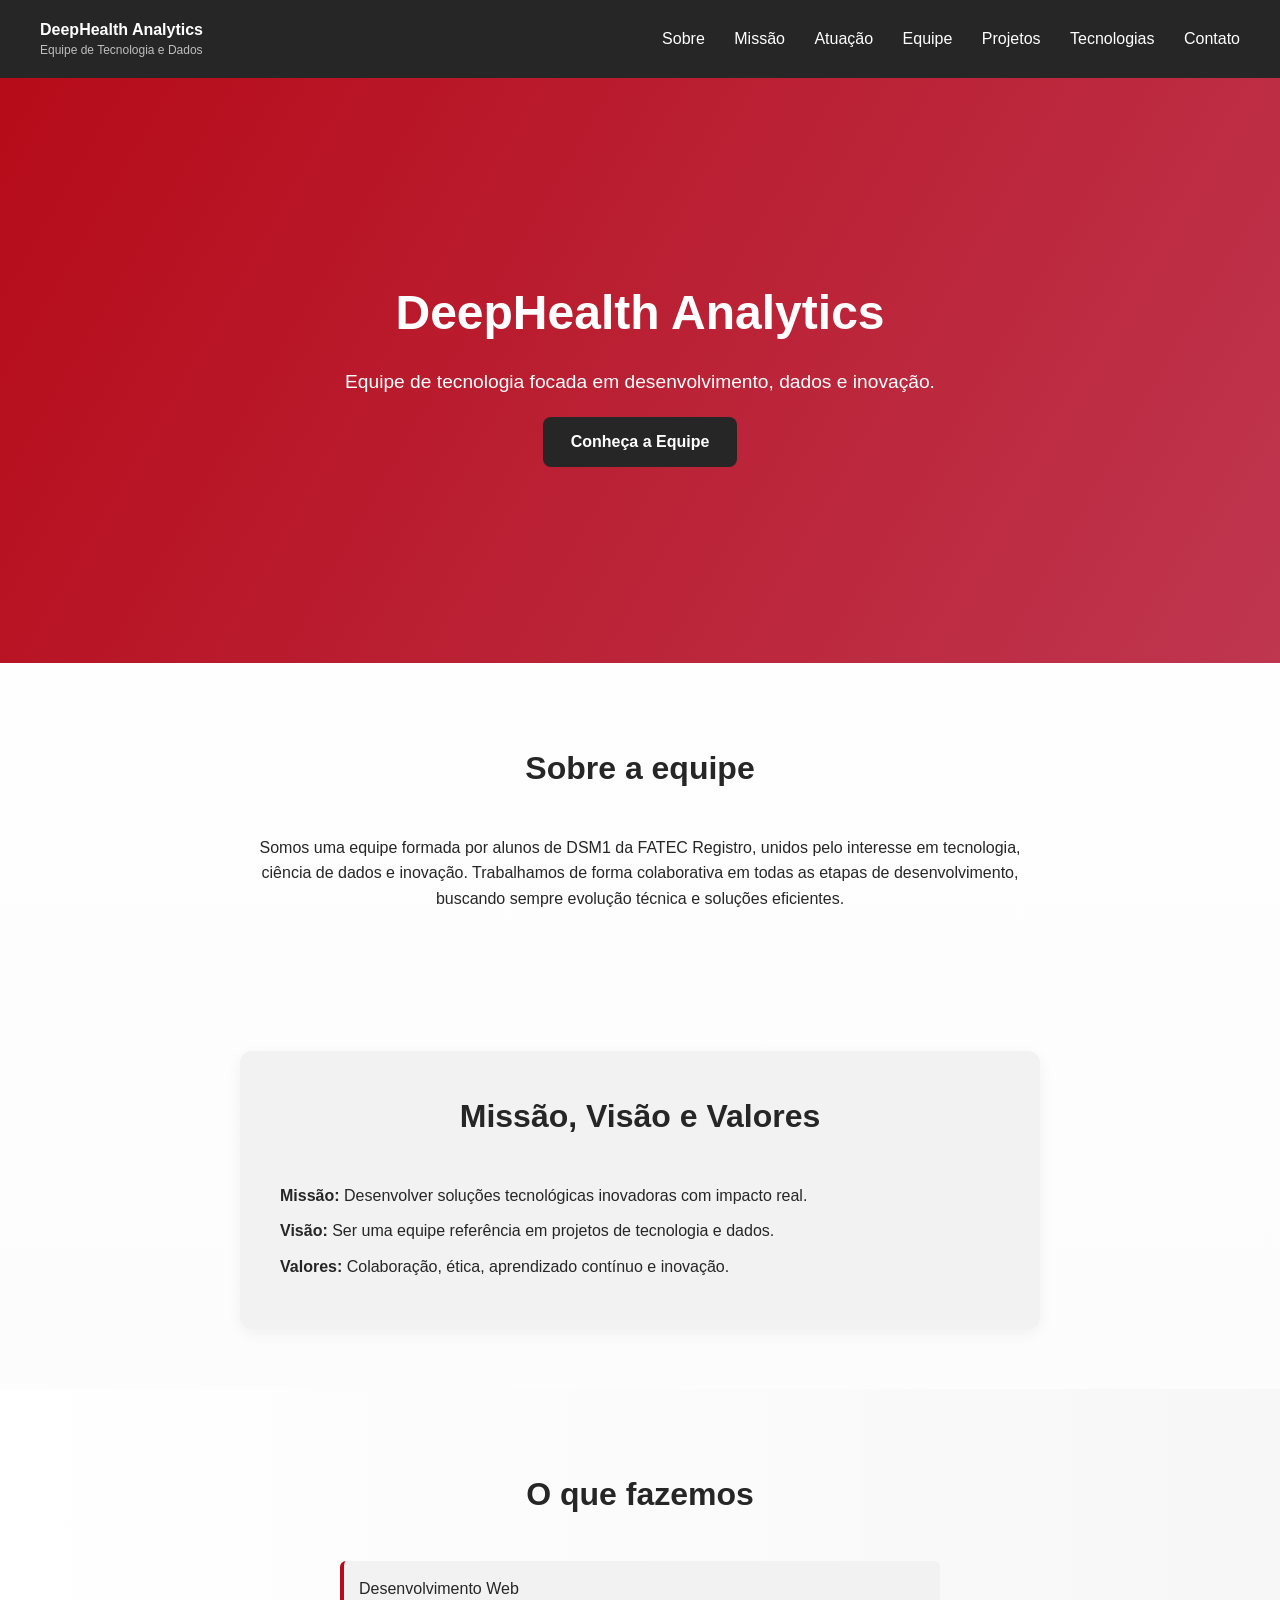
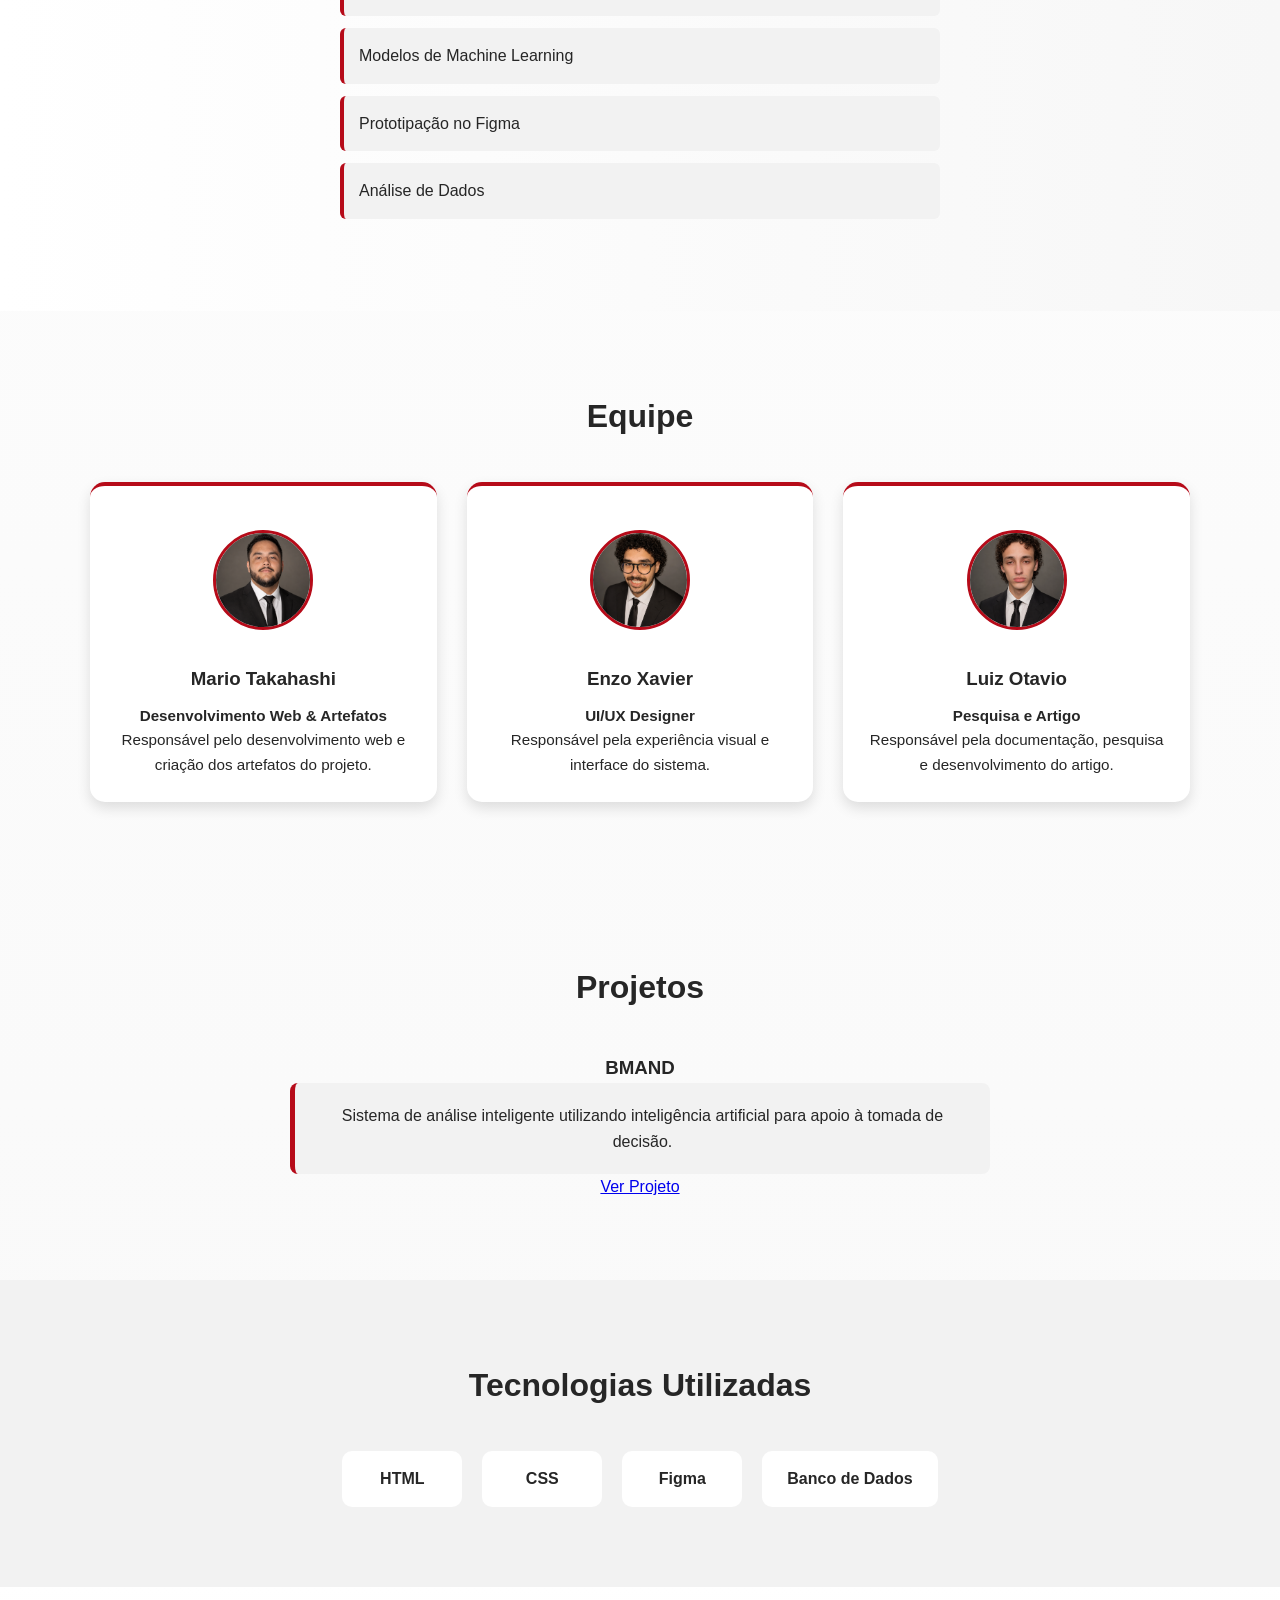
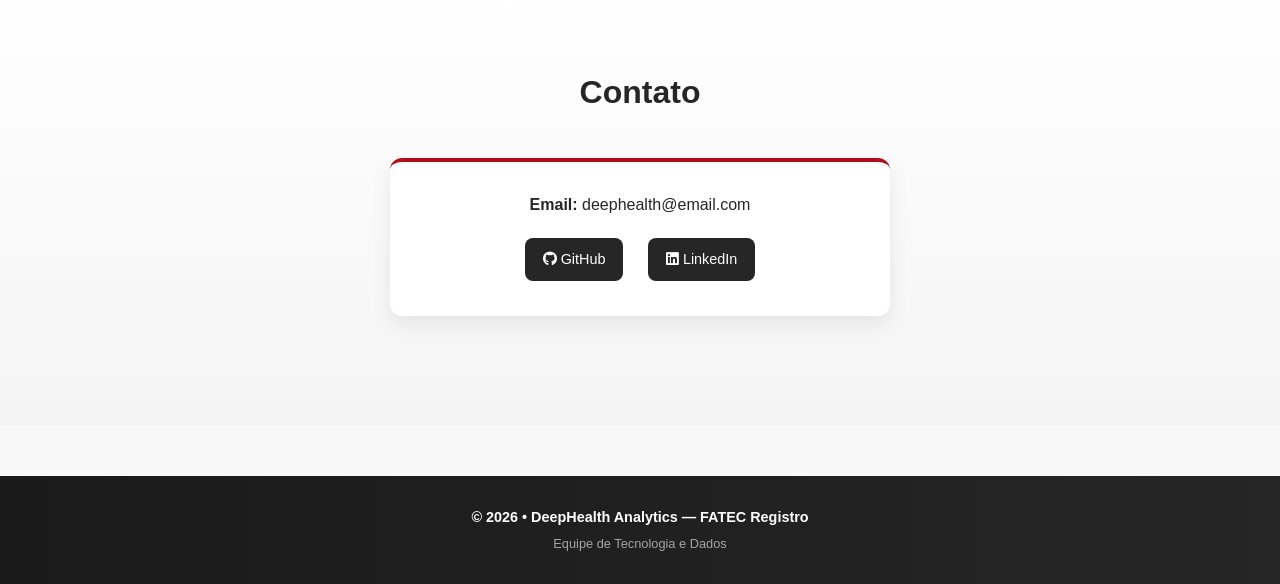
<file: index.html>
<!DOCTYPE html>
<html lang="pt-br">

<head>
    <meta charset="UTF-8">
    <meta name="viewport" content="width=device-width, initial-scale=1.0">
    <title>DeepHealth Analytics</title>
    <link rel="stylesheet" href="src/style.css">
    <link rel="shortcut icon" href="src/favicon-32x32.png" type="image/x-icon">
    <link rel="stylesheet" href="https://cdnjs.cloudflare.com/ajax/libs/font-awesome/6.5.0/css/all.min.css">
</head>

<body>

    <header>
        <div>
            <strong>DeepHealth Analytics</strong><br>
            <small>Equipe de Tecnologia e Dados</small>
        </div>

        <nav>
            <a href="#sobre">Sobre</a>
            <a href="#missao">Missão</a>
            <a href="#atuacao">Atuação</a>
            <a href="#equipe">Equipe</a>
            <a href="#projetos">Projetos</a>
            <a href="#tecnologias">Tecnologias</a>
            <a href="#contato">Contato</a>
        </nav>
    </header>

    <main>

        <section class="hero">
            <div>
                <h1>DeepHealth Analytics</h1>
                <p>
                    Equipe de tecnologia focada em desenvolvimento,
                    dados e inovação.
                </p>
                <a href="#sobre" class="btn">Conheça a Equipe</a>
            </div>
        </section>
        <section id="sobre" class="sobre">
            <h2>Sobre a equipe</h2>
            <p>
                Somos uma equipe formada por alunos de DSM1 da FATEC Registro,
                unidos pelo interesse em tecnologia, ciência de dados e inovação.
                Trabalhamos de forma colaborativa em todas as etapas de desenvolvimento,
                buscando sempre evolução técnica e soluções eficientes.
            </p>
        </section>

        <section id="missao">
            <h2>Missão, Visão e Valores</h2>

            <p><strong>Missão:</strong> Desenvolver soluções tecnológicas inovadoras com impacto real.</p>

            <p><strong>Visão:</strong> Ser uma equipe referência em projetos de tecnologia e dados.</p>

            <p><strong>Valores:</strong> Colaboração, ética, aprendizado contínuo e inovação.</p>
        </section>

        <section id="atuacao">
            <h2>O que fazemos</h2>
            <ul>
                <li>Desenvolvimento Web</li>
                <li>Modelos de Machine Learning</li>
                <li>Prototipação no Figma</li>
                <li>Análise de Dados</li>
            </ul>
        </section>
        <section id="equipe">
            <h2>Equipe</h2>

            <div class="cards">

                <div class="card">
                    <img src="equipe/assets/imgs/Mario.png" alt="Foto de Mario Takahashi">
                    <h3>Mario Takahashi</h3>
                    <p><strong>Desenvolvimento Web & Artefatos</strong><br>
                        Responsável pelo desenvolvimento web e criação dos artefatos do projeto.</p>
                </div>

                <div class="card">
                    <img src="equipe/assets/imgs/Enzo.png" alt="Foto de Davi Xavier">
                    <h3>Enzo Xavier</h3>
                    <p><strong>UI/UX Designer</strong><br>
                        Responsável pela experiência visual e interface do sistema.</p>
                </div>

                <div class="card">
                    <img src="equipe/assets/imgs/Luiz.png" alt="Foto de Luiz Otavio">
                    <h3>Luiz Otavio</h3>
                    <p><strong>Pesquisa e Artigo</strong><br>
                        Responsável pela documentação, pesquisa e desenvolvimento do artigo.</p>
                </div>

            </div>
        </section>

        <section id="projetos">
            <h2>Projetos</h2>

            <div class="projeto-card">
                <h3>BMAND</h3>
                <p>
                    Sistema de análise inteligente utilizando inteligência artificial
                    para apoio à tomada de decisão.
                </p>

                <a href="projeto/index.html" class="btn-projeto">
                    Ver Projeto
                </a>
            </div>
        </section>

        <section id="tecnologias">
            <h2>Tecnologias Utilizadas</h2>

            <div class="tecs">
                <div class="tec">HTML</div>
                <div class="tec">CSS</div>
                <div class="tec">Figma</div>
                <div class="tec">Banco de Dados</div>
            </div>
        </section>

       <section id="contato">
    <h2>Contato</h2>

    <div class="contato-box">
        <p><strong>Email:</strong> deephealth@email.com</p>

      <div class="contato-links">
    <a href="#" target="_blank">
        <i class="fab fa-github"></i> GitHub
    </a>

    <a href="#" target="_blank">
        <i class="fab fa-linkedin"></i> LinkedIn
    </a>
</div>
    </div>
</section>

    </main>

    <footer class="footer">
        <p>© 2026 • DeepHealth Analytics — FATEC Registro</p>
        <p>Equipe de Tecnologia e Dados</p>
    </footer>

</body>

</html>
</file>
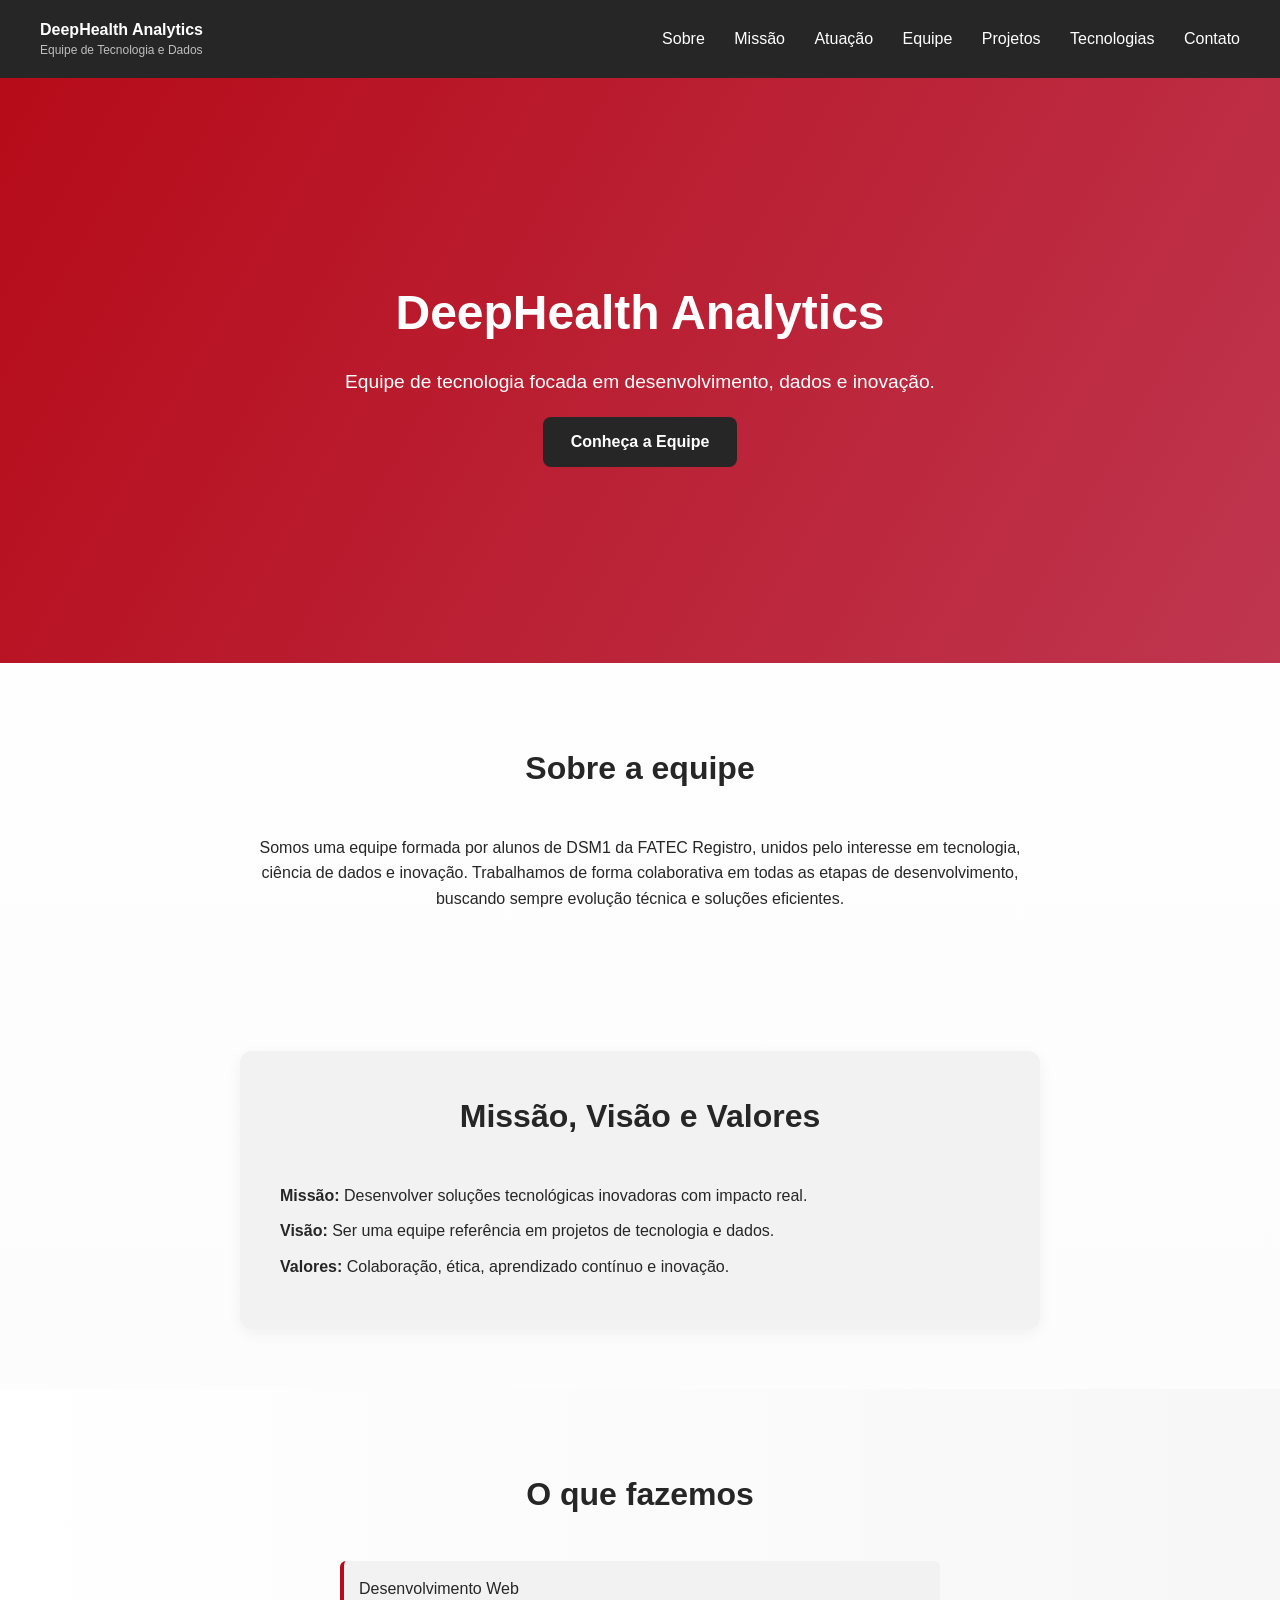
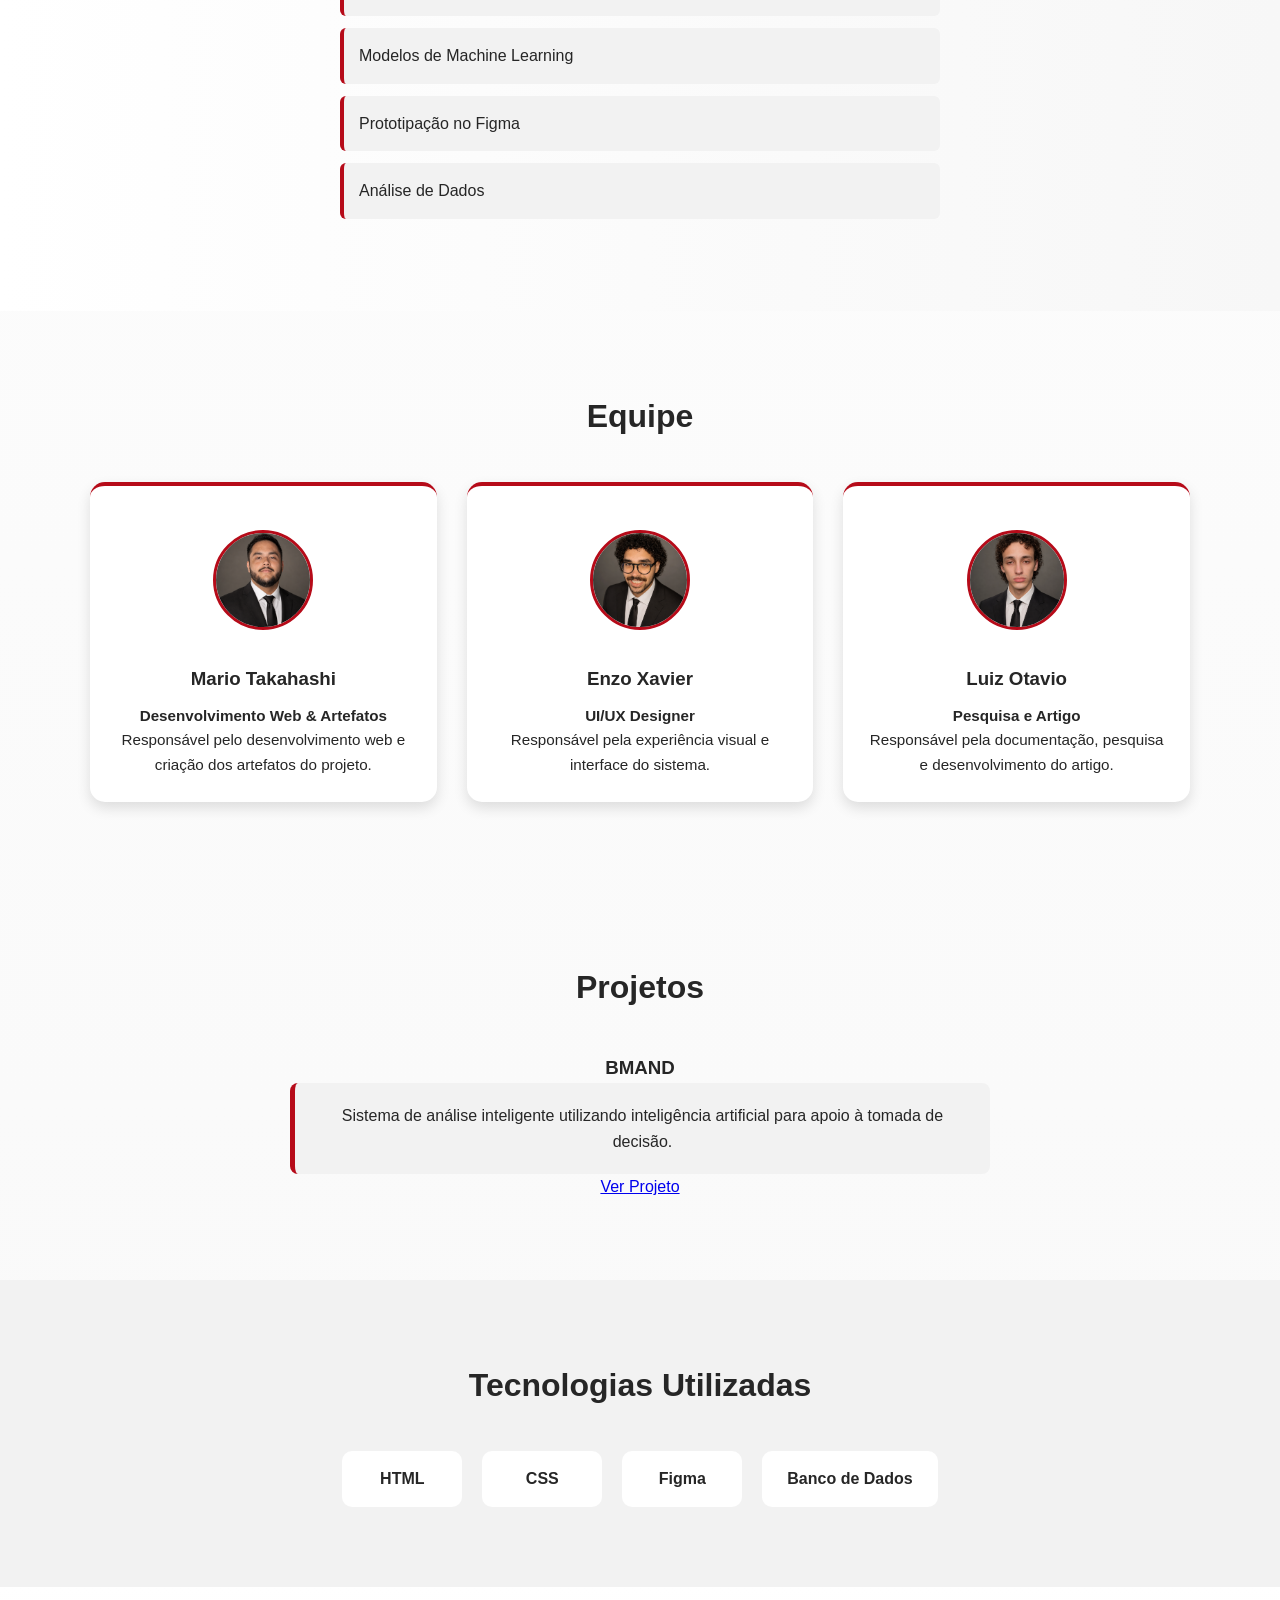
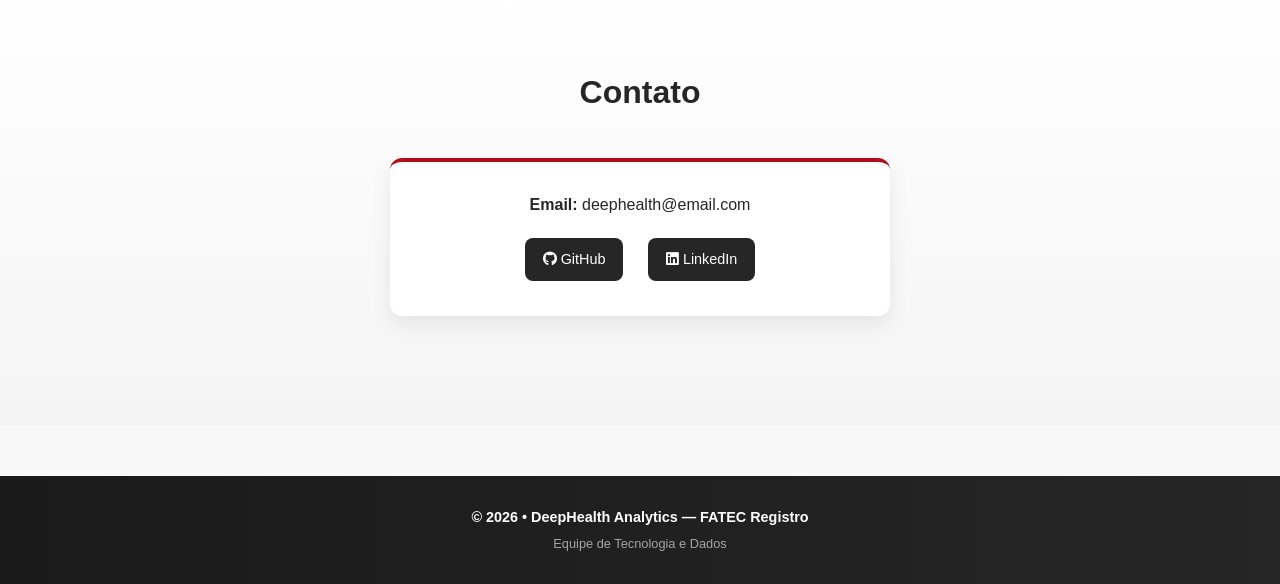
<file: equipe/index.html>
<!DOCTYPE html>
<html lang="pt-br">

<head>
    <meta charset="UTF-8">
    <meta name="viewport" content="width=device-width, initial-scale=1.0">
    <title>DeepHealth Analytics</title>
    <link rel="stylesheet" href="style.css">
    <link rel="shortcut icon" href="/src/favicon-32x32.png" type="image/x-icon">
    <link rel="stylesheet" href="https://cdnjs.cloudflare.com/ajax/libs/font-awesome/6.5.0/css/all.min.css">
</head>

<body>

    <header>
        <div>
            <strong>DeepHealth Analytics</strong><br>
            <small>Equipe de Tecnologia e Dados</small>
        </div>

        <nav>
            <a href="#sobre">Sobre</a>
            <a href="#missao">Missão</a>
            <a href="#atuacao">Atuação</a>
            <a href="#equipe">Equipe</a>
            <a href="#projetos">Projetos</a>
            <a href="#tecnologias">Tecnologias</a>
            <a href="#contato">Contato</a>
        </nav>
    </header>

    <main>

        <section class="hero">
            <div>
                <h1>DeepHealth Analytics</h1>
                <p>
                    Equipe de tecnologia focada em desenvolvimento,
                    dados e inovação.
                </p>
                <a href="#sobre" class="btn">Conheça a Equipe</a>
            </div>
        </section>
        <section id="sobre" class="sobre">
            <h2>Sobre a equipe</h2>
            <p>
                Somos uma equipe formada por alunos de DSM1 da FATEC Registro,
                unidos pelo interesse em tecnologia, ciência de dados e inovação.
                Trabalhamos de forma colaborativa em todas as etapas de desenvolvimento,
                buscando sempre evolução técnica e soluções eficientes.
            </p>
        </section>

        <section id="missao">
            <h2>Missão, Visão e Valores</h2>

            <p><strong>Missão:</strong> Desenvolver soluções tecnológicas inovadoras com impacto real.</p>

            <p><strong>Visão:</strong> Ser uma equipe referência em projetos de tecnologia e dados.</p>

            <p><strong>Valores:</strong> Colaboração, ética, aprendizado contínuo e inovação.</p>
        </section>

        <section id="atuacao">
            <h2>O que fazemos</h2>
            <ul>
                <li>Desenvolvimento Web</li>
                <li>Modelos de Machine Learning</li>
                <li>Prototipação no Figma</li>
                <li>Análise de Dados</li>
            </ul>
        </section>
        <section id="equipe">
            <h2>Equipe</h2>

            <div class="cards">

                <div class="card">
                    <img src="assets/imgs/Mario.png" alt="Foto de Mario Takahashi">
                    <h3>Mario Takahashi</h3>
                    <p><strong>Desenvolvimento Web & Artefatos</strong><br>
                        Responsável pelo desenvolvimento web e criação dos artefatos do projeto.</p>
                </div>

                <div class="card">
                    <img src="assets/imgs/Enzo.png" alt="Foto de Davi Xavier">
                    <h3>Enzo Xavier</h3>
                    <p><strong>UI/UX Designer</strong><br>
                        Responsável pela experiência visual e interface do sistema.</p>
                </div>

                <div class="card">
                    <img src="assets/imgs/Luiz.png" alt="Foto de Luiz Otavio">
                    <h3>Luiz Otavio</h3>
                    <p><strong>Pesquisa e Artigo</strong><br>
                        Responsável pela documentação, pesquisa e desenvolvimento do artigo.</p>
                </div>

            </div>
        </section>

        <section id="projetos">
            <h2>Projetos</h2>

            <div class="projeto-card">
                <h3>BMAND</h3>
                <p>
                    Sistema de análise inteligente utilizando inteligência artificial
                    para apoio à tomada de decisão.
                </p>

                <a href="/projeto/index.html" class="btn-projeto">
                    Ver Projeto
                </a>
            </div>
        </section>

        <section id="tecnologias">
            <h2>Tecnologias Utilizadas</h2>

            <div class="tecs">
                <div class="tec">HTML</div>
                <div class="tec">CSS</div>
                <div class="tec">Figma</div>
                <div class="tec">Banco de Dados</div>
            </div>
        </section>

       <section id="contato">
    <h2>Contato</h2>

    <div class="contato-box">
        <p><strong>Email:</strong> deephealth@email.com</p>

      <div class="contato-links">
    <a href="#" target="_blank">
        <i class="fab fa-github"></i> GitHub
    </a>

    <a href="#" target="_blank">
        <i class="fab fa-linkedin"></i> LinkedIn
    </a>
</div>
    </div>
</section>

    </main>

    <footer class="footer">
        <p>© 2026 • DeepHealth Analytics — FATEC Registro</p>
        <p>Equipe de Tecnologia e Dados</p>
    </footer>

</body>

</html>
</file>
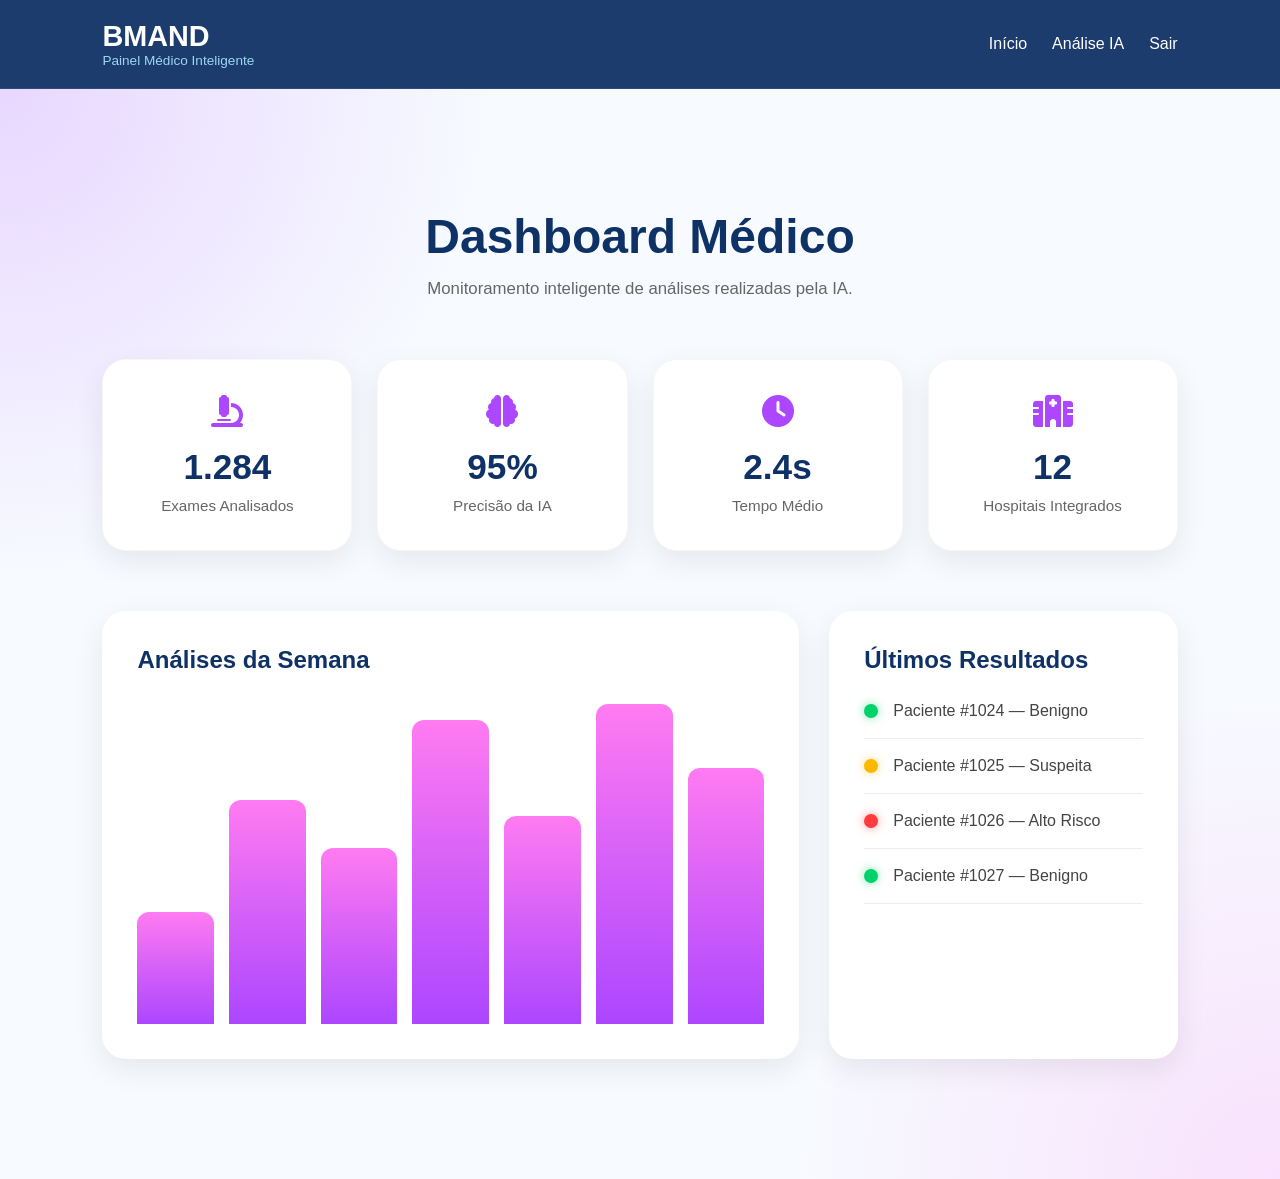
<file: projeto/pages/dashboard/dashboard.html>
<!DOCTYPE html>
<html lang="pt-br">

<head>

    <meta charset="UTF-8">

    <meta name="viewport" content="width=device-width, initial-scale=1.0">

    <title>Dashboard • BMAND</title>

    <link rel="stylesheet" href="../../assets/css/dashboard.css">
    <link rel="stylesheet" href="../../assets/css/global.css">

    <link rel="stylesheet" href="https://cdnjs.cloudflare.com/ajax/libs/font-awesome/6.5.0/css/all.min.css">

</head>

<body>

    <header>

        <div class="logo">
            <h2>BMAND</h2>
            <span>Painel Médico Inteligente</span>
        </div>

        <nav>

            <a href="../../index.html">Início</a>

            <a href="../analise/analise.html">
                Análise IA
            </a>

            <a href="#" id="logoutBtn">
                Sair
            </a>

        </nav>

    </header>

    <section class="dashboard-page">

        <div class="dashboard-top">

            <h1>Dashboard Médico</h1>

            <p>
                Monitoramento inteligente de análises realizadas pela IA.
            </p>

        </div>

        <div class="dashboard-grid">

            <div class="dash-card">
                <i class="fas fa-microscope"></i>
                <h3>1.284</h3>
                <span>Exames Analisados</span>
            </div>

            <div class="dash-card">
                <i class="fas fa-brain"></i>
                <h3>95%</h3>
                <span>Precisão da IA</span>
            </div>

            <div class="dash-card">
                <i class="fas fa-clock"></i>
                <h3>2.4s</h3>
                <span>Tempo Médio</span>
            </div>

            <div class="dash-card">
                <i class="fas fa-hospital"></i>
                <h3>12</h3>
                <span>Hospitais Integrados</span>
            </div>

        </div>

        <div class="dashboard-content">

            <div class="grafico-box">

                <h2>Análises da Semana</h2>

                <div class="grafico">

                    <div class="bar" style="height: 35%;"></div>
                    <div class="bar" style="height: 70%;"></div>
                    <div class="bar" style="height: 55%;"></div>
                    <div class="bar" style="height: 95%;"></div>
                    <div class="bar" style="height: 65%;"></div>
                    <div class="bar" style="height: 100%;"></div>
                    <div class="bar" style="height: 80%;"></div>

                </div>

            </div>

            <div class="atividade-box">

                <h2>Últimos Resultados</h2>

                <div class="atividade">
                    <span class="status sucesso"></span>
                    <p>Paciente #1024 — Benigno</p>
                </div>

                <div class="atividade">
                    <span class="status alerta"></span>
                    <p>Paciente #1025 — Suspeita</p>
                </div>

                <div class="atividade">
                    <span class="status perigo"></span>
                    <p>Paciente #1026 — Alto Risco</p>
                </div>

                <div class="atividade">
                    <span class="status sucesso"></span>
                    <p>Paciente #1027 — Benigno</p>
                </div>

            </div>

        </div>

    </section>
    <script src="../../assets/js/login.js"></script>
</body>

</html>
</file>
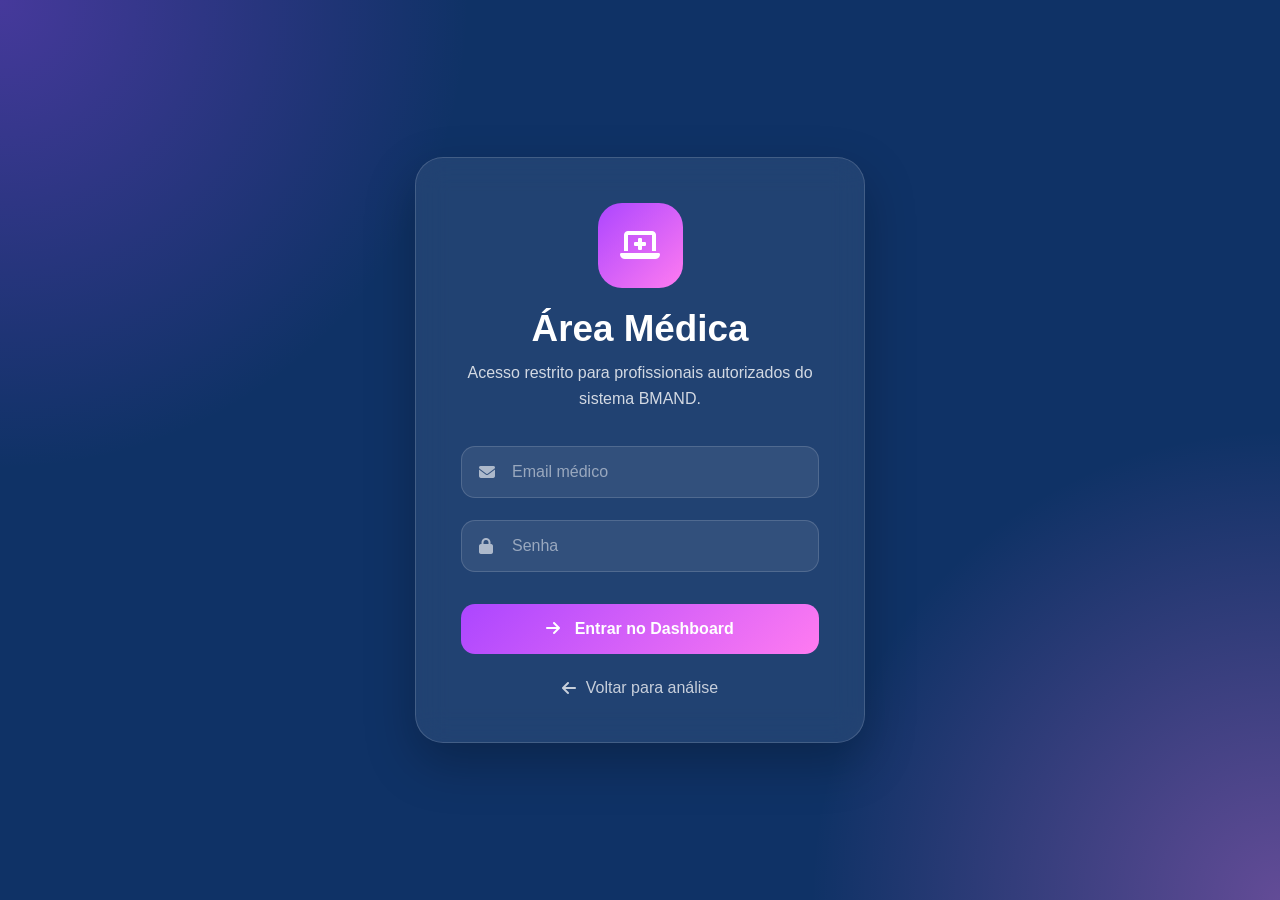
<file: projeto/pages/login/login.html>
<!DOCTYPE html>
<html lang="pt-br">

<head>

    <meta charset="UTF-8">

    <meta name="viewport" content="width=device-width, initial-scale=1.0">

    <title>Login Médico • BMAND</title>

    <link rel="stylesheet" href="../../assets/css/global.css">

    <link rel="stylesheet" href="../../assets/css/login.css">

    <link rel="stylesheet"
        href="https://cdnjs.cloudflare.com/ajax/libs/font-awesome/6.5.0/css/all.min.css">

</head>

<body>

<section class="login-page">

    <div class="login-box">

        <div class="login-top">

            <div class="medical-icon">
                <i class="fas fa-laptop-medical"></i>
            </div>

            <h1>Área Médica</h1>

            <p>
                Acesso restrito para profissionais autorizados
                do sistema BMAND.
            </p>

        </div>

        <form id="loginForm">

            <div class="input-group">

                <i class="fas fa-envelope"></i>

                <input
                    type="email"
                    id="email"
                    placeholder="Email médico"
                    required
                >

            </div>

            <div class="input-group">

                <i class="fas fa-lock"></i>

                <input
                    type="password"
                    id="senha"
                    placeholder="Senha"
                    required
                >

            </div>

            <button type="submit">
                <i class="fas fa-arrow-right"></i>
                Entrar no Dashboard
            </button>

        </form>

        <a href="../analise/analise.html" class="back-btn">

            <i class="fas fa-arrow-left"></i>

            Voltar para análise

        </a>

    </div>

</section>

<script src="../../assets/js/login.js"></script>

</body>
</html>
</file>
<file: src/style.css>
:root {
    --branco: #ffffff;
    --grafite: #262626;
    --vermelho: #b60b19;
    --vermelho-claro: #BF364F;
    --branco-escuro: #F2F2F2;
}

* {
    margin: 0;
    padding: 0;
    box-sizing: border-box;
}

html {
    scroll-behavior: smooth;
}

header {
    position: sticky;
    top: 0;
    z-index: 1000;
}

body {
    font-family: "Poppins", sans-serif;
    background: linear-gradient(to bottom, #ffffff, #f8f8f8);
    color: var(--grafite);
    line-height: 1.6;
}

section {
    padding: 80px 20px;
}

section > * {
    max-width: 1100px;
    margin: auto;
}

header {
    background: var(--grafite);
    padding: 20px 40px;
    display: flex;
    justify-content: space-between;
    align-items: center;
    color: var(--branco);
}

header div {
    line-height: 1.2;
}

header small {
    font-size: 0.75rem;
    opacity: 0.7;
}

header nav a {
    color: var(--branco);
    margin-left: 25px;
    text-decoration: none;
    font-weight: 500;
    transition: 0.3s;
}

header nav a:hover {
    color: var(--vermelho);
}

.hero {
    min-height: 65vh;
    background: linear-gradient(120deg, var(--vermelho), var(--vermelho-claro));
    display: flex;
    align-items: center;
    justify-content: center;
    text-align: center;
    color: white;
    padding: 40px 20px;
}

.hero div {
    max-width: 700px;
}

.hero h1 {
    font-size: 3rem;
    margin-bottom: 15px;
}

.hero p {
    font-size: 1.2rem;
    margin-bottom: 20px;
}

.btn {
    display: inline-block;
    background: var(--grafite);
    padding: 12px 28px;
    border-radius: 8px;
    color: white;
    text-decoration: none;
    font-weight: 600;
    transition: 0.3s;
}

.btn:hover {
    background: #000;
    transform: scale(1.05);
}


h2 {
    text-align: center;
    margin-bottom: 40px;
    font-size: 2rem;
}

.sobre p {
    max-width: 800px;
    margin: auto;
    text-align: center;
}


#missao {
    background: var(--branco-escuro);
    border-radius: 12px;
    padding: 40px;
    max-width: 800px;
    margin: 60px auto;
    box-shadow: 0 5px 15px rgba(0,0,0,0.05);
}

#missao p {
    margin-bottom: 10px;
}

#atuacao {
    background: linear-gradient(to right, #ffffff, #f7f7f7);
}
#atuacao ul {
    max-width: 600px;
    margin: auto;
    list-style: none;
}

#atuacao li {
    background: var(--branco-escuro);
    padding: 15px;
    margin-bottom: 12px;
    border-left: 4px solid var(--vermelho);
    border-radius: 6px;
}


.cards {
    max-width: 1100px;
    margin: auto;
    display: grid;
    grid-template-columns: repeat(auto-fit, minmax(250px, 1fr));
    gap: 30px;
}

.card {
    background: var(--branco);
    padding: 25px;
    border-radius: 15px;
    border-top: 4px solid var(--vermelho);
    text-align: center;
    box-shadow: 0 6px 14px rgba(0,0,0,0.12);

    display: flex;
    flex-direction: column;
    justify-content: space-between;
    min-height: 320px;
    transition: 0.3s;
}

.card:hover {
    transform: translateY(-8px);
}

.card img {
    width: 100px;
    height: 100px;
    margin: auto;
    border-radius: 50%;
    object-fit: cover;
    border: 3px solid var(--vermelho);
}

.card h3 {
    margin-top: 15px;
}

.card p {
    margin-top: 10px;
    font-size: 0.95rem;
}

#projetos {
    text-align: center;
}

#projetos p {
    max-width: 700px;
    margin: auto;
    background: var(--branco-escuro);
    padding: 20px;
    border-left: 5px solid var(--vermelho);
    border-radius: 8px;
}

#tecnologias {
    background: var(--branco-escuro);
    text-align: center;
}

.tecs {
    display: flex;
    justify-content: center;
    flex-wrap: wrap;
    gap: 20px;
}

.tec {
    padding: 15px 25px;
    background: white;
    border-radius: 10px;
    font-weight: 600;
    min-width: 120px;
    text-align: center;
    transition: 0.3s;
}

.tec:hover {
    background: var(--vermelho);
    color: white;
    transform: translateY(-5px);
}

#contato {
    background: linear-gradient(to bottom, #ffffff, #f4f4f4);
    text-align: center;
}

.contato-box {
    max-width: 500px;
    margin: 30px auto;
    background: var(--branco);
    padding: 30px;
    border-radius: 12px;
    box-shadow: 0 8px 20px rgba(0,0,0,0.08);
    border-top: 4px solid var(--vermelho);
}

.contato-box p {
    margin-bottom: 10px;
}


.contato-links {
    margin-top: 15px;
}

.contato-links a {
    display: inline-block;
    margin: 5px 10px;
    padding: 10px 18px;
    background: var(--grafite);
    color: white;
    border-radius: 8px;
    text-decoration: none;
    font-size: 0.9rem;
    transition: 0.3s;
}

.contato-links a:hover {
    background: var(--vermelho);
    transform: translateY(-3px);
}

.footer {
    background: linear-gradient(90deg, #1a1a1a, #262626);
    color: #ddd;
    text-align: center;
    padding: 30px 20px;
    margin-top: 50px;
    font-size: 0.9rem;
}

.footer p:first-child {
    font-weight: bold;
    color: white;
}

.footer p:last-child {
    opacity: 0.7;
    font-size: 0.8rem;
    margin-top: 5px;
}
</file>
<file: equipe/style.css>
:root {
    --branco: #ffffff;
    --grafite: #262626;
    --vermelho: #b60b19;
    --vermelho-claro: #BF364F;
    --branco-escuro: #F2F2F2;
}

* {
    margin: 0;
    padding: 0;
    box-sizing: border-box;
}

html {
    scroll-behavior: smooth;
}

header {
    position: sticky;
    top: 0;
    z-index: 1000;
}

body {
    font-family: "Poppins", sans-serif;
    background: linear-gradient(to bottom, #ffffff, #f8f8f8);
    color: var(--grafite);
    line-height: 1.6;
}

section {
    padding: 80px 20px;
}

section > * {
    max-width: 1100px;
    margin: auto;
}

header {
    background: var(--grafite);
    padding: 20px 40px;
    display: flex;
    justify-content: space-between;
    align-items: center;
    color: var(--branco);
}

header div {
    line-height: 1.2;
}

header small {
    font-size: 0.75rem;
    opacity: 0.7;
}

header nav a {
    color: var(--branco);
    margin-left: 25px;
    text-decoration: none;
    font-weight: 500;
    transition: 0.3s;
}

header nav a:hover {
    color: var(--vermelho);
}

.hero {
    min-height: 65vh;
    background: linear-gradient(120deg, var(--vermelho), var(--vermelho-claro));
    display: flex;
    align-items: center;
    justify-content: center;
    text-align: center;
    color: white;
    padding: 40px 20px;
}

.hero div {
    max-width: 700px;
}

.hero h1 {
    font-size: 3rem;
    margin-bottom: 15px;
}

.hero p {
    font-size: 1.2rem;
    margin-bottom: 20px;
}

.btn {
    display: inline-block;
    background: var(--grafite);
    padding: 12px 28px;
    border-radius: 8px;
    color: white;
    text-decoration: none;
    font-weight: 600;
    transition: 0.3s;
}

.btn:hover {
    background: #000;
    transform: scale(1.05);
}


h2 {
    text-align: center;
    margin-bottom: 40px;
    font-size: 2rem;
}

.sobre p {
    max-width: 800px;
    margin: auto;
    text-align: center;
}


#missao {
    background: var(--branco-escuro);
    border-radius: 12px;
    padding: 40px;
    max-width: 800px;
    margin: 60px auto;
    box-shadow: 0 5px 15px rgba(0,0,0,0.05);
}

#missao p {
    margin-bottom: 10px;
}

#atuacao {
    background: linear-gradient(to right, #ffffff, #f7f7f7);
}
#atuacao ul {
    max-width: 600px;
    margin: auto;
    list-style: none;
}

#atuacao li {
    background: var(--branco-escuro);
    padding: 15px;
    margin-bottom: 12px;
    border-left: 4px solid var(--vermelho);
    border-radius: 6px;
}


.cards {
    max-width: 1100px;
    margin: auto;
    display: grid;
    grid-template-columns: repeat(auto-fit, minmax(250px, 1fr));
    gap: 30px;
}

.card {
    background: var(--branco);
    padding: 25px;
    border-radius: 15px;
    border-top: 4px solid var(--vermelho);
    text-align: center;
    box-shadow: 0 6px 14px rgba(0,0,0,0.12);

    display: flex;
    flex-direction: column;
    justify-content: space-between;
    min-height: 320px;
    transition: 0.3s;
}

.card:hover {
    transform: translateY(-8px);
}

.card img {
    width: 100px;
    height: 100px;
    margin: auto;
    border-radius: 50%;
    object-fit: cover;
    border: 3px solid var(--vermelho);
}

.card h3 {
    margin-top: 15px;
}

.card p {
    margin-top: 10px;
    font-size: 0.95rem;
}

#projetos {
    text-align: center;
}

#projetos p {
    max-width: 700px;
    margin: auto;
    background: var(--branco-escuro);
    padding: 20px;
    border-left: 5px solid var(--vermelho);
    border-radius: 8px;
}

#tecnologias {
    background: var(--branco-escuro);
    text-align: center;
}

.tecs {
    display: flex;
    justify-content: center;
    flex-wrap: wrap;
    gap: 20px;
}

.tec {
    padding: 15px 25px;
    background: white;
    border-radius: 10px;
    font-weight: 600;
    min-width: 120px;
    text-align: center;
    transition: 0.3s;
}

.tec:hover {
    background: var(--vermelho);
    color: white;
    transform: translateY(-5px);
}

#contato {
    background: linear-gradient(to bottom, #ffffff, #f4f4f4);
    text-align: center;
}

.contato-box {
    max-width: 500px;
    margin: 30px auto;
    background: var(--branco);
    padding: 30px;
    border-radius: 12px;
    box-shadow: 0 8px 20px rgba(0,0,0,0.08);
    border-top: 4px solid var(--vermelho);
}

.contato-box p {
    margin-bottom: 10px;
}


.contato-links {
    margin-top: 15px;
}

.contato-links a {
    display: inline-block;
    margin: 5px 10px;
    padding: 10px 18px;
    background: var(--grafite);
    color: white;
    border-radius: 8px;
    text-decoration: none;
    font-size: 0.9rem;
    transition: 0.3s;
}

.contato-links a:hover {
    background: var(--vermelho);
    transform: translateY(-3px);
}

.footer {
    background: linear-gradient(90deg, #1a1a1a, #262626);
    color: #ddd;
    text-align: center;
    padding: 30px 20px;
    margin-top: 50px;
    font-size: 0.9rem;
}

.footer p:first-child {
    font-weight: bold;
    color: white;
}

.footer p:last-child {
    opacity: 0.7;
    font-size: 0.8rem;
    margin-top: 5px;
}
</file>
<file: projeto/assets/css/dashboard.css>
.dashboard-page {
    min-height: 100vh;

    padding: 120px 8%;

    background:
        radial-gradient(circle at top left, rgba(172, 70, 255, 0.2), transparent 30%),
        radial-gradient(circle at bottom right, rgba(255, 123, 241, 0.2), transparent 30%),
        #f7fbff;
}

.dashboard-top {
    text-align: center;

    margin-bottom: 60px;
}

.dashboard-top h1 {
    font-size: 3rem;

    margin-bottom: 15px;

    color: var(--azul-escuro);
}

.dashboard-top p {
    color: #666;

    font-size: 1.05rem;
}

.dashboard-grid {
    display: grid;

    grid-template-columns: repeat(auto-fit, minmax(220px, 1fr));

    gap: 25px;
}

.dash-card {
    background: var(--branco);

    padding: 35px;

    border-radius: 24px;

    text-align: center;

    box-shadow: 0 10px 30px rgba(0, 0, 0, 0.08);

    transition: 0.3s ease;

    border: 1px solid rgba(0,0,0,0.03);
}

.dash-card:hover {
    transform: translateY(-8px);

    box-shadow: 0 20px 40px rgba(0,0,0,0.12);
}

.dash-card i {
    font-size: 2rem;

    color: var(--roxo);

    margin-bottom: 20px;
}

.dash-card h3 {
    font-size: 2.2rem;

    margin-bottom: 10px;

    color: var(--azul-escuro);
}

.dash-card span {
    color: #666;

    font-size: 0.95rem;
}

.dashboard-content {
    margin-top: 60px;

    display: grid;

    grid-template-columns: 2fr 1fr;

    gap: 30px;
}

.grafico-box,
.atividade-box {
    background: var(--branco);

    padding: 35px;

    border-radius: 24px;

    box-shadow: 0 10px 30px rgba(0, 0, 0, 0.08);
}

.grafico-box h2,
.atividade-box h2 {
    color: var(--azul-escuro);

    margin-bottom: 10px;
}

.grafico {
    height: 320px;

    display: flex;

    align-items: flex-end;

    justify-content: space-between;

    gap: 15px;

    margin-top: 30px;
}

.bar {
    width: 100%;

    background: linear-gradient(
        to top,
        var(--roxo),
        var(--rosa)
    );

    border-radius: 12px 12px 0 0;

    transition: 0.3s;
}

.bar:hover {
    opacity: 0.8;

    transform: scaleY(1.03);
}

.atividade {
    display: flex;

    align-items: center;

    gap: 15px;

    padding: 18px 0;

    border-bottom: 1px solid #eee;
}

.atividade p {
    color: #444;
}

.status {
    width: 14px;

    height: 14px;

    border-radius: 50%;
}

.sucesso {
    background: #00d26a;

    box-shadow: 0 0 10px rgba(0, 210, 106, 0.5);
}

.alerta {
    background: #ffb800;

    box-shadow: 0 0 10px rgba(255, 184, 0, 0.5);
}

.perigo {
    background: #ff3b3b;

    box-shadow: 0 0 10px rgba(255, 59, 59, 0.5);
}
</file>
<file: projeto/assets/css/global.css>
:root {
    --azul-claro: #9DD6F2;
    --azul-escuro: #0F3266;
    --roxo: #AC46FF;
    --rosa: #FF7BF1;
    --cinza: #D9D9D9;
    --branco: #ffffff;
    --preto: #111111;
}


* {
    margin: 0;
    padding: 0;
    box-sizing: border-box;
}

html {
    scroll-behavior: smooth;
}


body {
    font-family: "Poppins", sans-serif;
    background: #f7fbff;
    color: var(--azul-escuro);
}

header {

    position: sticky;
    top: 0;
    z-index: 1000;

    width: 100%;

    display: flex;
    justify-content: space-between;
    align-items: center;

    padding: 20px 8%;

    background: rgba(15, 50, 102, 0.95);

    backdrop-filter: blur(10px);

    border-bottom: 1px solid rgba(255,255,255,0.08);

}


.logo {

    display: flex;
    flex-direction: column;

}

.logo h2 {

    color: var(--branco);

    font-size: 1.8rem;

}

.logo span {

    color: var(--azul-claro);

    font-size: 0.85rem;

}

nav {

    display: flex;
    align-items: center;
    gap: 25px;

}

nav a {

    position: relative;

    text-decoration: none;

    color: var(--branco);

    font-weight: 500;

    transition: 0.3s;

}


nav a::after {

    content: "";

    position: absolute;

    left: 0;
    bottom: -6px;

    width: 0%;
    height: 2px;

    background: var(--rosa);

    transition: 0.3s;

}

nav a:hover {

    color: var(--rosa);

}

nav a:hover::after {

    width: 100%;

}


footer {
    background: var(--azul-escuro);

    color: white;

    padding: 70px 8% 30px;
}

.footer-container {
    display: grid;

    grid-template-columns: repeat(auto-fit, minmax(220px, 1fr));

    gap: 40px;

    margin-bottom: 50px;
}

.footer-brand h2 {
    font-size: 2rem;

    margin-bottom: 15px;
}

.footer-brand p {
    line-height: 1.7;

    opacity: 0.8;
}

.footer-links,
.footer-tech,
.footer-social {
    display: flex;

    flex-direction: column;
}

.footer-links h3,
.footer-tech h3,
.footer-social h3 {
    margin-bottom: 20px;

    font-size: 1.1rem;
}

.footer-links a {
    color: white;

    text-decoration: none;

    margin-bottom: 12px;

    opacity: 0.8;

    transition: 0.3s;
}

.footer-links a:hover {
    opacity: 1;

    transform: translateX(5px);

    color: var(--rosa);
}

.tech-icons,
.social-icons {
    display: flex;

    gap: 18px;

    flex-wrap: wrap;
}

.tech-icons i,
.social-icons i {
    width: 50px;

    height: 50px;

    display: flex;

    align-items: center;

    justify-content: center;

    border-radius: 14px;

    background: rgba(255,255,255,0.08);

    font-size: 1.3rem;

    transition: 0.3s;
}

.tech-icons i:hover,
.social-icons i:hover {
    transform: translateY(-6px);

    background: var(--roxo);
}

.social-icons a {
    color: white;

    text-decoration: none;
}

.footer-bottom {
    border-top: 1px solid rgba(255,255,255,0.1);

    padding-top: 25px;

    text-align: center;
}

.footer-bottom p {
    margin-bottom: 10px;

    font-weight: 600;
}

.footer-bottom span {
    opacity: 0.7;

    font-size: 0.9rem;
}


@media (max-width: 768px) {

    header {

        flex-direction: column;
        gap: 20px;

        text-align: center;

    }

    nav {

        flex-wrap: wrap;
        justify-content: center;

    }

}
</file>
<file: projeto/assets/css/login.css>
.login-page {
    min-height: 100vh;
    display: flex;
    align-items: center;
    justify-content: center;
    padding: 40px;

    background:
        radial-gradient(circle at top left, rgba(172, 70, 255, 0.35), transparent 30%),
        radial-gradient(circle at bottom right, rgba(255, 123, 241, 0.35), transparent 30%),
        var(--azul-escuro);
}

.login-box {
    width: 100%;
    max-width: 450px;

    background: rgba(255,255,255,0.08);

    border: 1px solid rgba(255,255,255,0.15);
    backdrop-filter: blur(15px);
    padding: 45px;
    border-radius: 28px;
    box-shadow: 0 20px 50px rgba(0,0,0,0.25);

    color: var(--branco);
}

.login-top {
    text-align: center;
    margin-bottom: 35px;
}

.medical-icon {
    width: 85px;
    height: 85px;
    margin: auto;
    margin-bottom: 20px;
    border-radius: 24px;

    background: linear-gradient(
        135deg,
        var(--roxo),
        var(--rosa)
    );

    display: flex;
    align-items: center;
    justify-content: center;

    font-size: 2rem;
    color: var(--branco);
}

.login-top h1 {
    font-size: 2.3rem;
    margin-bottom: 10px;
    color: var(--branco);
}

.login-top p {
    opacity: 0.8;
    line-height: 1.6;
    color: var(--branco);
}

.input-group {
    position: relative;
    margin-bottom: 22px;
}

.input-group i {
    position: absolute;
    left: 18px;
    top: 50%;
    transform: translateY(-50%);
    color: rgba(255,255,255,0.6);
}

.input-group input {
    width: 100%;
    padding: 16px 16px 16px 50px;
    border: 1px solid rgba(255,255,255,0.15);
    border-radius: 14px;

    background: rgba(255,255,255,0.08);
    color: var(--branco);
    outline: none;
    font-size: 1rem;
    transition: 0.3s;
}

.input-group input::placeholder {
    color: rgba(255,255,255,0.5);
}

.input-group input:focus {
    border-color: var(--rosa);
    background: rgba(255,255,255,0.12);
}

.login-box button {
    width: 100%;
    padding: 16px;
    border: none;
    border-radius: 14px;

    background: linear-gradient(
        135deg,
        var(--roxo),
        var(--rosa)
    );

    color: var(--branco);
    font-size: 1rem;
    font-weight: 600;
    cursor: pointer;
    transition: 0.3s;
    margin-top: 10px;
}

.login-box button:hover {
    transform: translateY(-5px);
    box-shadow: 0 15px 30px rgba(172, 70, 255, 0.35);
}

.login-box button i {
    margin-right: 10px;
}

.back-btn {
    margin-top: 25px;

    display: flex;
    align-items: center;
    justify-content: center;
    gap: 10px;

    text-decoration: none;
    color: var(--branco);
    opacity: 0.75;

    transition: 0.3s;
}

.back-btn:hover {
    opacity: 1;
    transform: translateX(-5px);
    color: var(--rosa);
}
</file>
